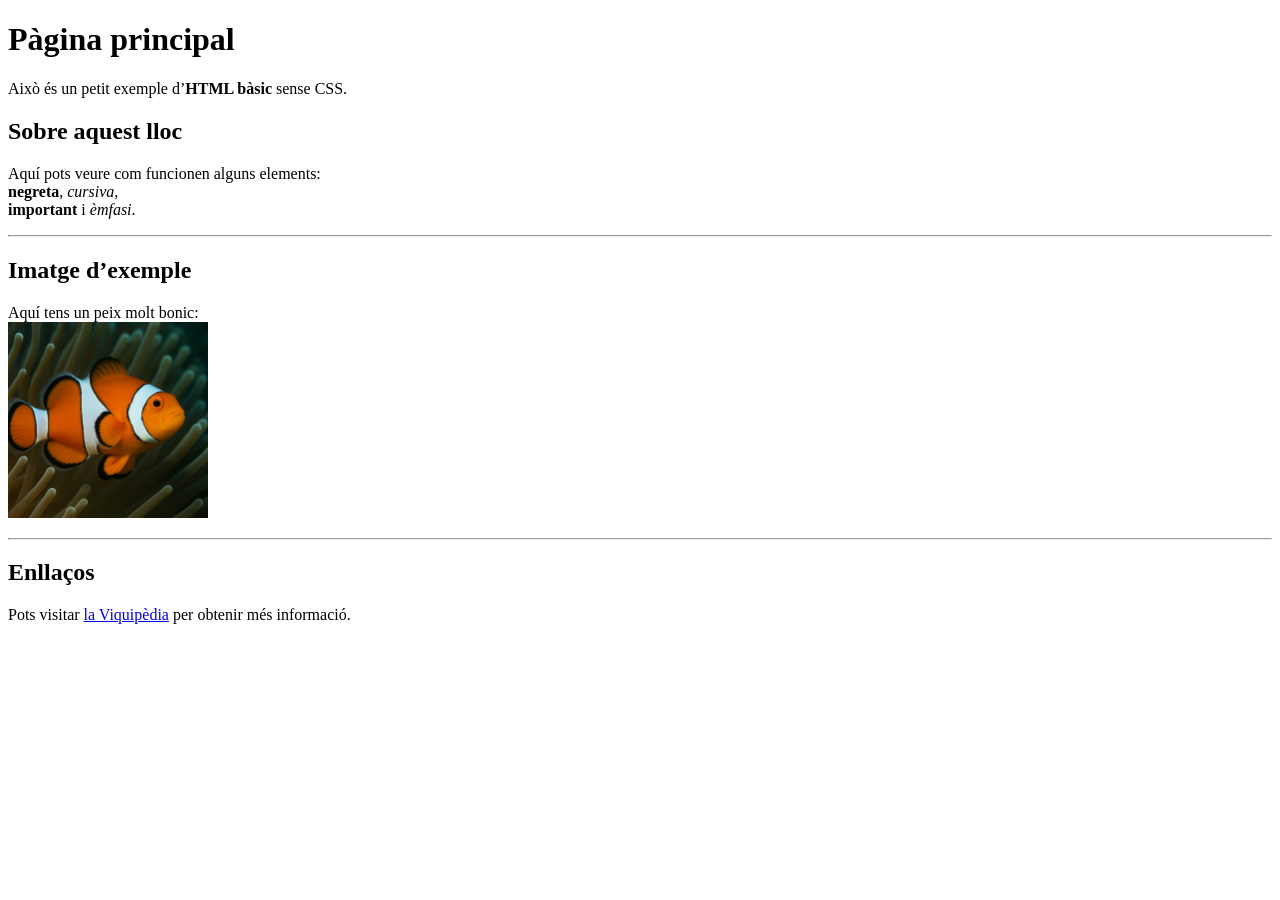
<file: 02-Web/exemple-001/index.html>
<!DOCTYPE html>
<html xmlns="http://www.w3.org/1999/xhtml">
   <head>
       <meta charset="UTF-8">
       <title>Principal</title>
   </head>
   <body>
       <!-- Contenidor general -->
       <div>
           <h1>Pàgina principal</h1>
           <p>Això és un petit exemple d’<strong>HTML bàsic</strong> sense CSS.</p>
       </div>

       <!-- Secció amb subtítol -->
       <div>
           <h2>Sobre aquest lloc</h2>
           <p>
               Aquí pots veure com funcionen alguns elements:
               <br/><b>negreta</b>, <i>cursiva</i>, <br/><strong>important</strong> i <em>èmfasi</em>.
           </p>
       </div>
       <hr/>
       <!-- Secció amb imatge -->
       <div>
           <h2>Imatge d’exemple</h2>
           <p>
               Aquí tens un peix molt bonic:
               <br>
               <img src="./peix.png" alt="Un peix de colors" width="200">
           </p>
       </div>
       <hr/>
       <!-- Secció amb enllaç -->
       <div>
           <h2>Enllaços</h2>
           <p>
               Pots visitar 
               <a href="https://ca.wikipedia.org/wiki/Peixos">la Viquipèdia</a> 
               per obtenir més informació.
           </p>
       </div>
   </body>
</html>
</file>
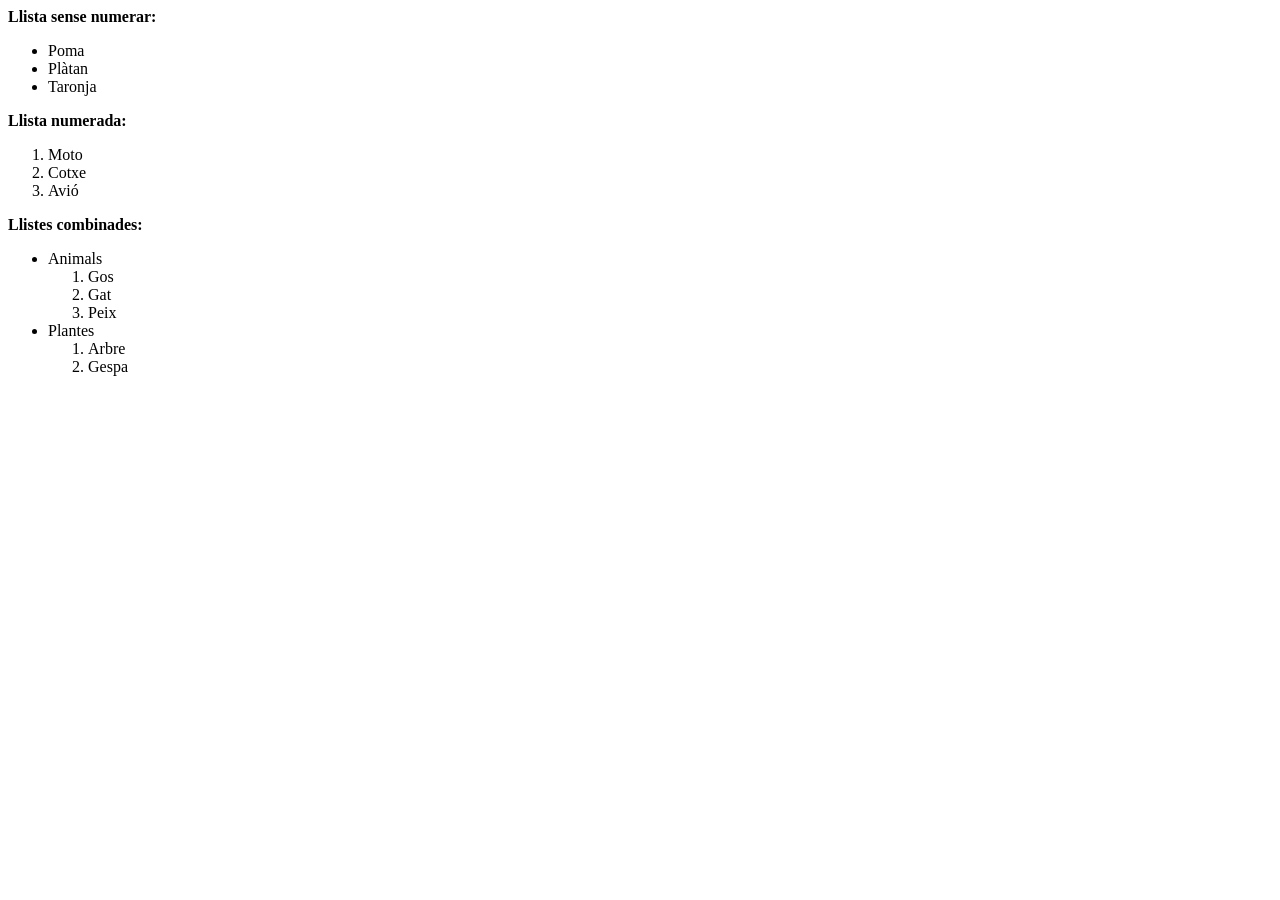
<file: 02-Web/exemple-002/index.html>
<!DOCTYPE html>
<html xmlns="http://www.w3.org/1999/xhtml">
   <head>
       <meta charset="UTF-8">
       <title>Principal</title>
   </head>
   <body>
    <b>Llista sense numerar:</b>
    <ul>
        <li>Poma</li>
        <li>Plàtan</li>
        <li>Taronja</li>
    </ul>
    <b>Llista numerada:</b>
    <ol>
        <li>Moto</li>
        <li>Cotxe</li>
        <li>Avió</li>
    </ol>
    <b>Llistes combinades:</b>
    <ul>
        <li>Animals
            <ol>
                <li>Gos</li>
                <li>Gat</li>
                <li>Peix</li>
            </ol>
        </li>
        <li>Plantes
            <ol>
                <li>Arbre</li>
                <li>Gespa</li>
            </ol>
        </li>
    </ul>
   </body>
</html>
</file>
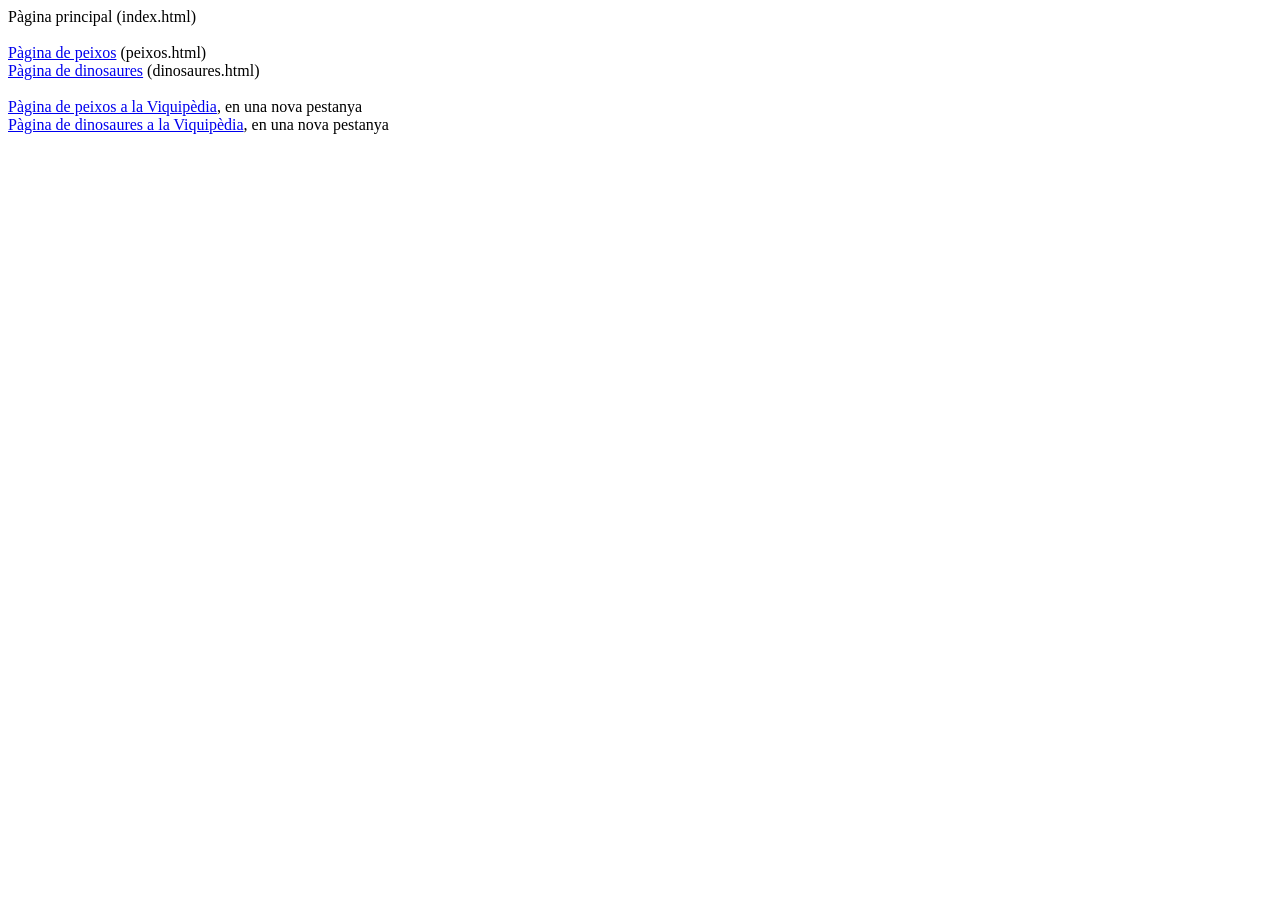
<file: 02-Web/exemple-003/index.html>
<!DOCTYPE html>
<html xmlns="http://www.w3.org/1999/xhtml">
   <head>
       <meta charset="UTF-8">
       <title>Exemple enllaços</title>
   </head>
   <body>
        Pàgina principal (index.html)
        <br/><br/>
        <a href="peixos.html" target="_self">Pàgina de peixos</a> (peixos.html)
        <br/>
        <a href="dinosaures.html" target="_self">Pàgina de dinosaures</a> (dinosaures.html)
        <br/><br/>
        <a href="https://ca.wikipedia.org/wiki/Peixos" target="_blank">Pàgina de peixos a la Viquipèdia</a>, en una nova pestanya
        <br/>
        <a href="https://ca.wikipedia.org/wiki/Dinosaures" target="_blank">Pàgina de dinosaures a la Viquipèdia</a>, en una nova pestanya  
   </body>
</html>
</file>
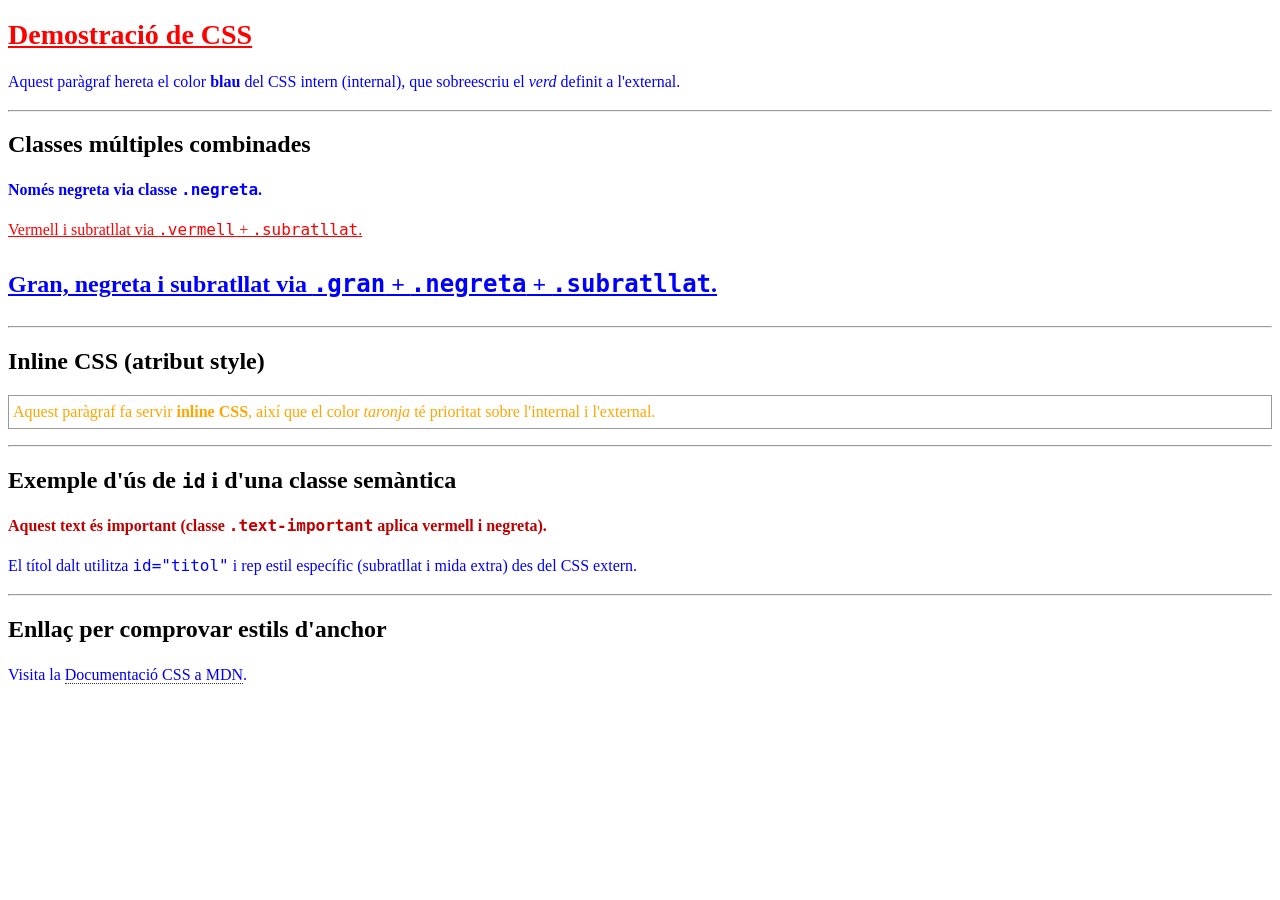
<file: 02-Web/exemple-005/index.html>
<!DOCTYPE html>
<html xmlns="http://www.w3.org/1999/xhtml">
  <head>
    <meta charset="UTF-8">
    <title>Demostració CSS: inline, internal, external</title>

    <!-- 1) EXTERNAL CSS -->
    <!-- Carrega d'estils comuns des d'un fitxer extern -->
    <link rel="stylesheet" href="estils.css">

    <!-- 2) INTERNAL CSS -->
    <!-- Estils específics d'aquesta pàgina. Aquests sobreescriuen l'external si tenen la mateixa especificitat. -->
    <style>
      /* Selector per etiqueta: afectarà tots els <p> d'aquest document,
         i sobreescriurà el color definit a estils.css per a <p> */
      p {
        color: blue;
        line-height: 1.5;
      }

      /* Un exemple addicional per diferenciar seccions */
      div.seccio {
        margin-bottom: 16px;
      }
    </style>
  </head>
  <body>
    <div class="seccio">
      <h1 id="titol" class="vermell gran">Demostració de CSS</h1>
      <p>Aquest paràgraf hereta el color <strong>blau</strong> del CSS intern (internal), que sobreescriu el <em>verd</em> definit a l'external.</p>
    </div>

    <hr/>

    <div class="seccio">
      <h2>Classes múltiples combinades</h2>
      <p class="negreta">Només negreta via classe <code>.negreta</code>.</p>
      <p class="vermell subratllat">Vermell i subratllat via <code>.vermell</code> + <code>.subratllat</code>.</p>
      <p class="gran negreta subratllat">Gran, negreta i subratllat via <code>.gran</code> + <code>.negreta</code> + <code>.subratllat</code>.</p>
    </div>

    <hr/>

    <div class="seccio">
      <h2>Inline CSS (atribut style)</h2>
      <p style="color: orange; border: 1px solid #999; padding: 4px;">
        Aquest paràgraf fa servir <strong>inline CSS</strong>, així que el color <em>taronja</em> té prioritat sobre l'internal i l'external.
      </p>
    </div>

    <hr/>

    <div class="seccio">
      <h2>Exemple d'ús de <code>id</code> i d'una classe semàntica</h2>
      <p class="text-important">Aquest text és important (classe <code>.text-important</code> aplica vermell i negreta).</p>
      <p>El títol dalt utilitza <code>id="titol"</code> i rep estil específic (subratllat i mida extra) des del CSS extern.</p>
    </div>

    <hr/>

    <div class="seccio">
      <h2>Enllaç per comprovar estils d'anchor</h2>
      <p>
        Visita la <a href="https://developer.mozilla.org/en-US/docs/Web/CSS#reference" target="_blank">Documentació CSS a MDN</a>.
      </p>
    </div>
  </body>
</html>
</file>
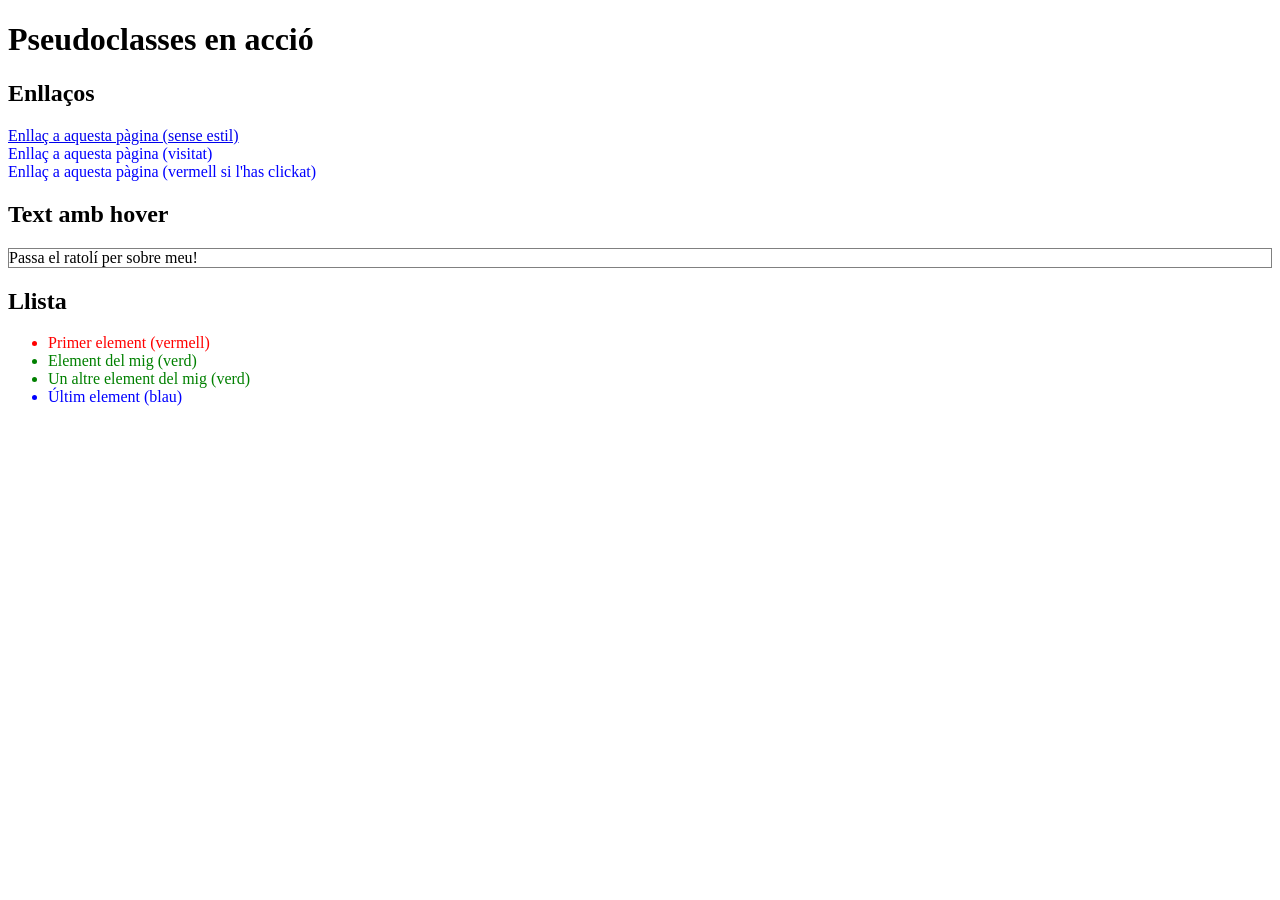
<file: 02-Web/exemple-006/index.html>
<!DOCTYPE html>
<html xmlns="http://www.w3.org/1999/xhtml">
  <head>
    <meta charset="UTF-8">
    <title>Principal</title>
    <style>
      /* Enllaços */
      .enllac {
        color: blue;
        text-decoration: none;
      }
      .enllac:visited {
        color: red; /* Es veu diferent si ja has visitat l'enllaç */
      }

      /* Text amb hover */
      .hover-text {
        border: solid 1px gray;
        color: black;
      }
      .hover-text:hover {
        border: solid 1px blue;
        color: orange;
        cursor: pointer;
      }

      /* Llista amb pseudoclasses */
      ul li:first-child {
        color: red; /* Primer element */
      }
      ul li:last-child {
        color: blue; /* Últim element */
      }
      ul li:nth-child(n+2):not(:last-child) {
        color: green; /* Els del mig */
      }
    </style>
  </head>
  <body>
    <h1>Pseudoclasses en acció</h1>

    <h2>Enllaços</h2>
    <p>
      <a href="index.html">Enllaç a aquesta pàgina (sense estil)</a><br/>
      <a class="enllac" href="index.html">Enllaç a aquesta pàgina (visitat)</a><br/>
      <a class="enllac" href="index.html#posicio">Enllaç a aquesta pàgina (vermell si l'has clickat)</a>
    </p>

    <h2>Text amb hover</h2>
    <p class="hover-text">Passa el ratolí per sobre meu!</p>

    <h2>Llista</h2>
    <ul>
      <li>Primer element (vermell)</li>
      <li>Element del mig (verd)</li>
      <li>Un altre element del mig (verd)</li>
      <li>Últim element (blau)</li>
    </ul>
  </body>
</html>
</file>
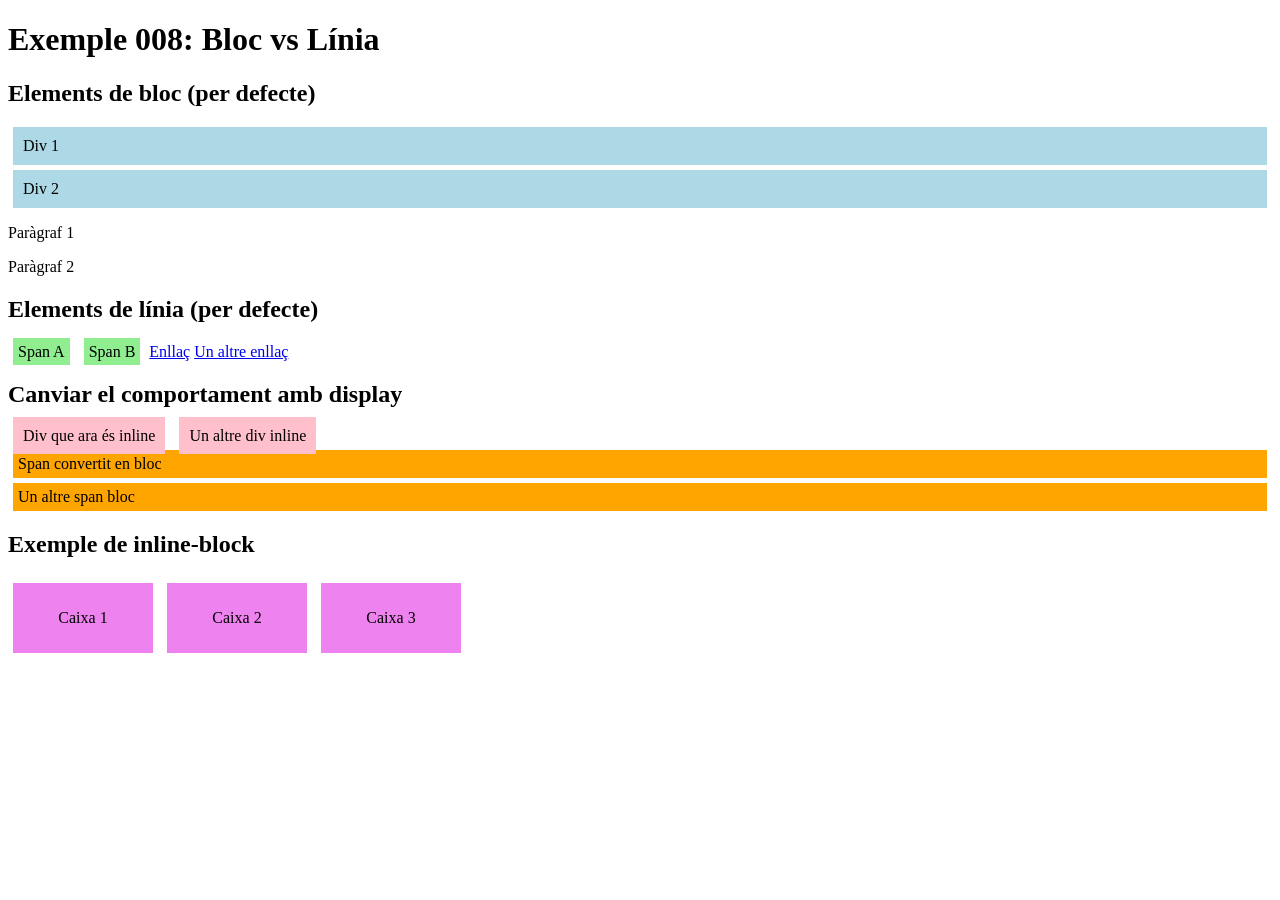
<file: 02-Web/exemple-008/index.html>
<!DOCTYPE html>
<html xmlns="http://www.w3.org/1999/xhtml">
   <head>
       <meta charset="UTF-8">
       <title>Exemple 008</title>
       <style>
           /* Bloc per defecte: ocupa tota l'amplada */
           div {
               background-color: lightblue;
               margin: 5px;
               padding: 10px;
           }

           /* Línia per defecte: només ocupa el contingut */
           span {
               background-color: lightgreen;
               margin: 5px;
               padding: 5px;
           }

           /* Canviem un bloc perquè es comporti com a línia */
           .bloc-inline {
               display: inline;
               background-color: pink;
           }

           /* Canviem un element de línia perquè es comporti com a bloc */
           .linia-bloc {
               display: block;
               background-color: orange;
           }

           /* Exemple de inline-block: es posen en línia però amb mida pròpia */
           .inline-bloc {
               display: inline-block;
               width: 120px;
               height: 50px;
               background-color: violet;
               margin: 5px;
               text-align: center;
               line-height: 50px;
           }
       </style>
   </head>
   <body>
       <h1>Exemple 008: Bloc vs Línia</h1>

       <h2>Elements de bloc (per defecte)</h2>
       <div>Div 1</div>
       <div>Div 2</div>
       <p>Paràgraf 1</p>
       <p>Paràgraf 2</p>

       <h2>Elements de línia (per defecte)</h2>
       <span>Span A</span>
       <span>Span B</span>
       <a href="#">Enllaç</a>
       <a href="#">Un altre enllaç</a>

       <h2>Canviar el comportament amb display</h2>
       <div class="bloc-inline">Div que ara és inline</div>
       <div class="bloc-inline">Un altre div inline</div>

       <span class="linia-bloc">Span convertit en bloc</span>
       <span class="linia-bloc">Un altre span bloc</span>

       <h2>Exemple de inline-block</h2>
       <div class="inline-bloc">Caixa 1</div>
       <div class="inline-bloc">Caixa 2</div>
       <div class="inline-bloc">Caixa 3</div>
   </body>
</html>
</file>
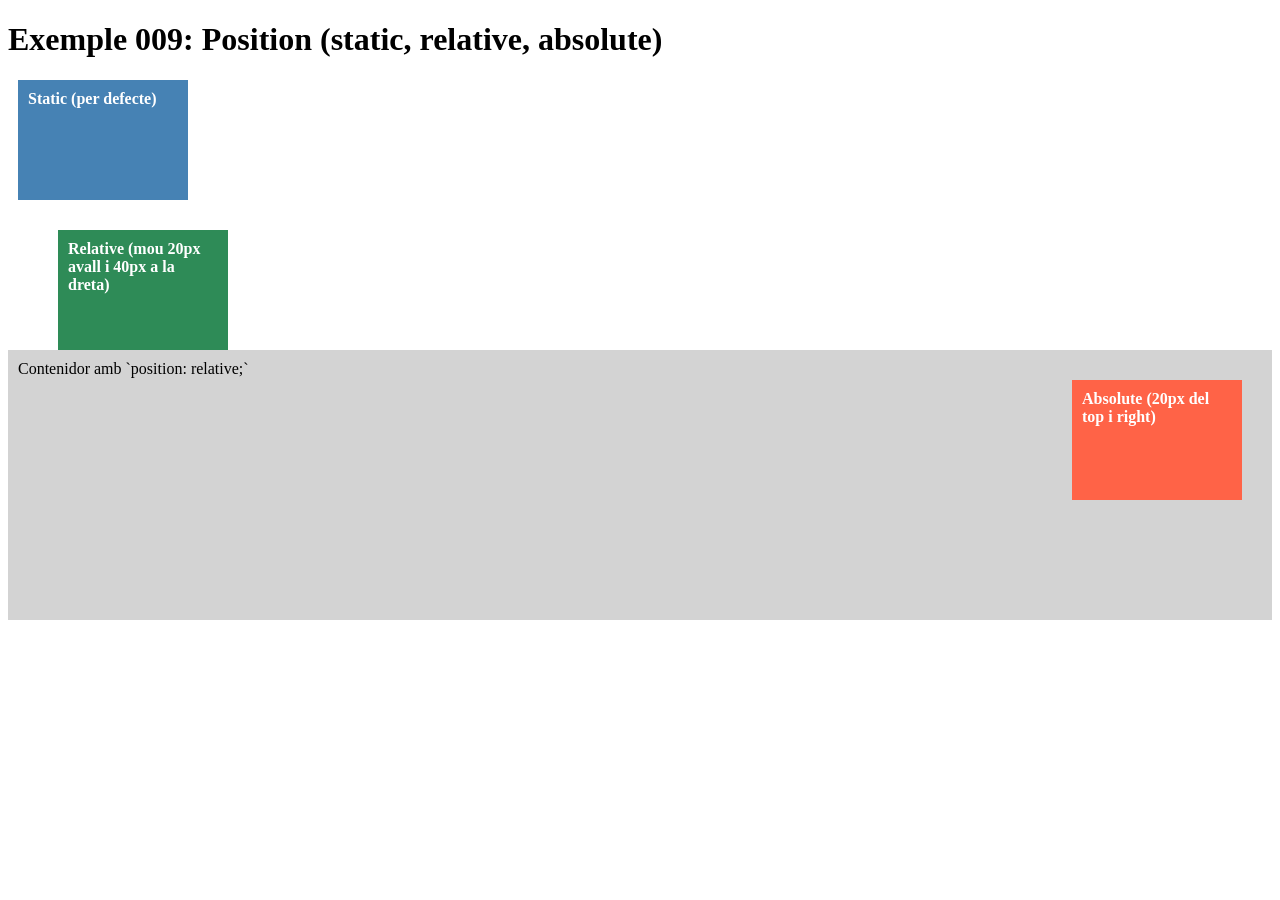
<file: 02-Web/exemple-009/index.html>
<!DOCTYPE html>
<html xmlns="http://www.w3.org/1999/xhtml">
<head>
    <meta charset="UTF-8">
    <title>Exemple 009</title>
    <style>
        body {
            height: 600px; /* només per veure l'espai */
        }

        .caixa {
            width: 150px;
            height: 100px;
            margin: 10px;
            padding: 10px;
            color: white;
            font-weight: bold;
        }

        /* Position: static (per defecte) */
        .static {
            background-color: steelblue;
            position: static;
        }

        /* Position: relative (mou la caixa respecte posició original) */
        .relative {
            background-color: seagreen;
            position: relative;
            top: 20px;
            left: 40px;
        }

        /* Position: absolute (respecte al contenidor posicionat) */
        .contenidor {
            position: relative; /* el punt de referència pels absoluts */
            background-color: lightgray;
            height: 250px;
            margin-top: 20px;
            padding: 10px;
        }

        .absolute {
            background-color: tomato;
            position: absolute;
            top: 20px;
            right: 20px;
        }
    </style>
</head>
<body>
    <h1>Exemple 009: Position (static, relative, absolute)</h1>

    <div class="caixa static">Static (per defecte)</div>
    <div class="caixa relative">Relative (mou 20px avall i 40px a la dreta)</div>

    <div class="contenidor">
        Contenidor amb `position: relative;`
        <div class="caixa absolute">Absolute (20px del top i right)</div>
    </div>
</body>
</html>
</file>
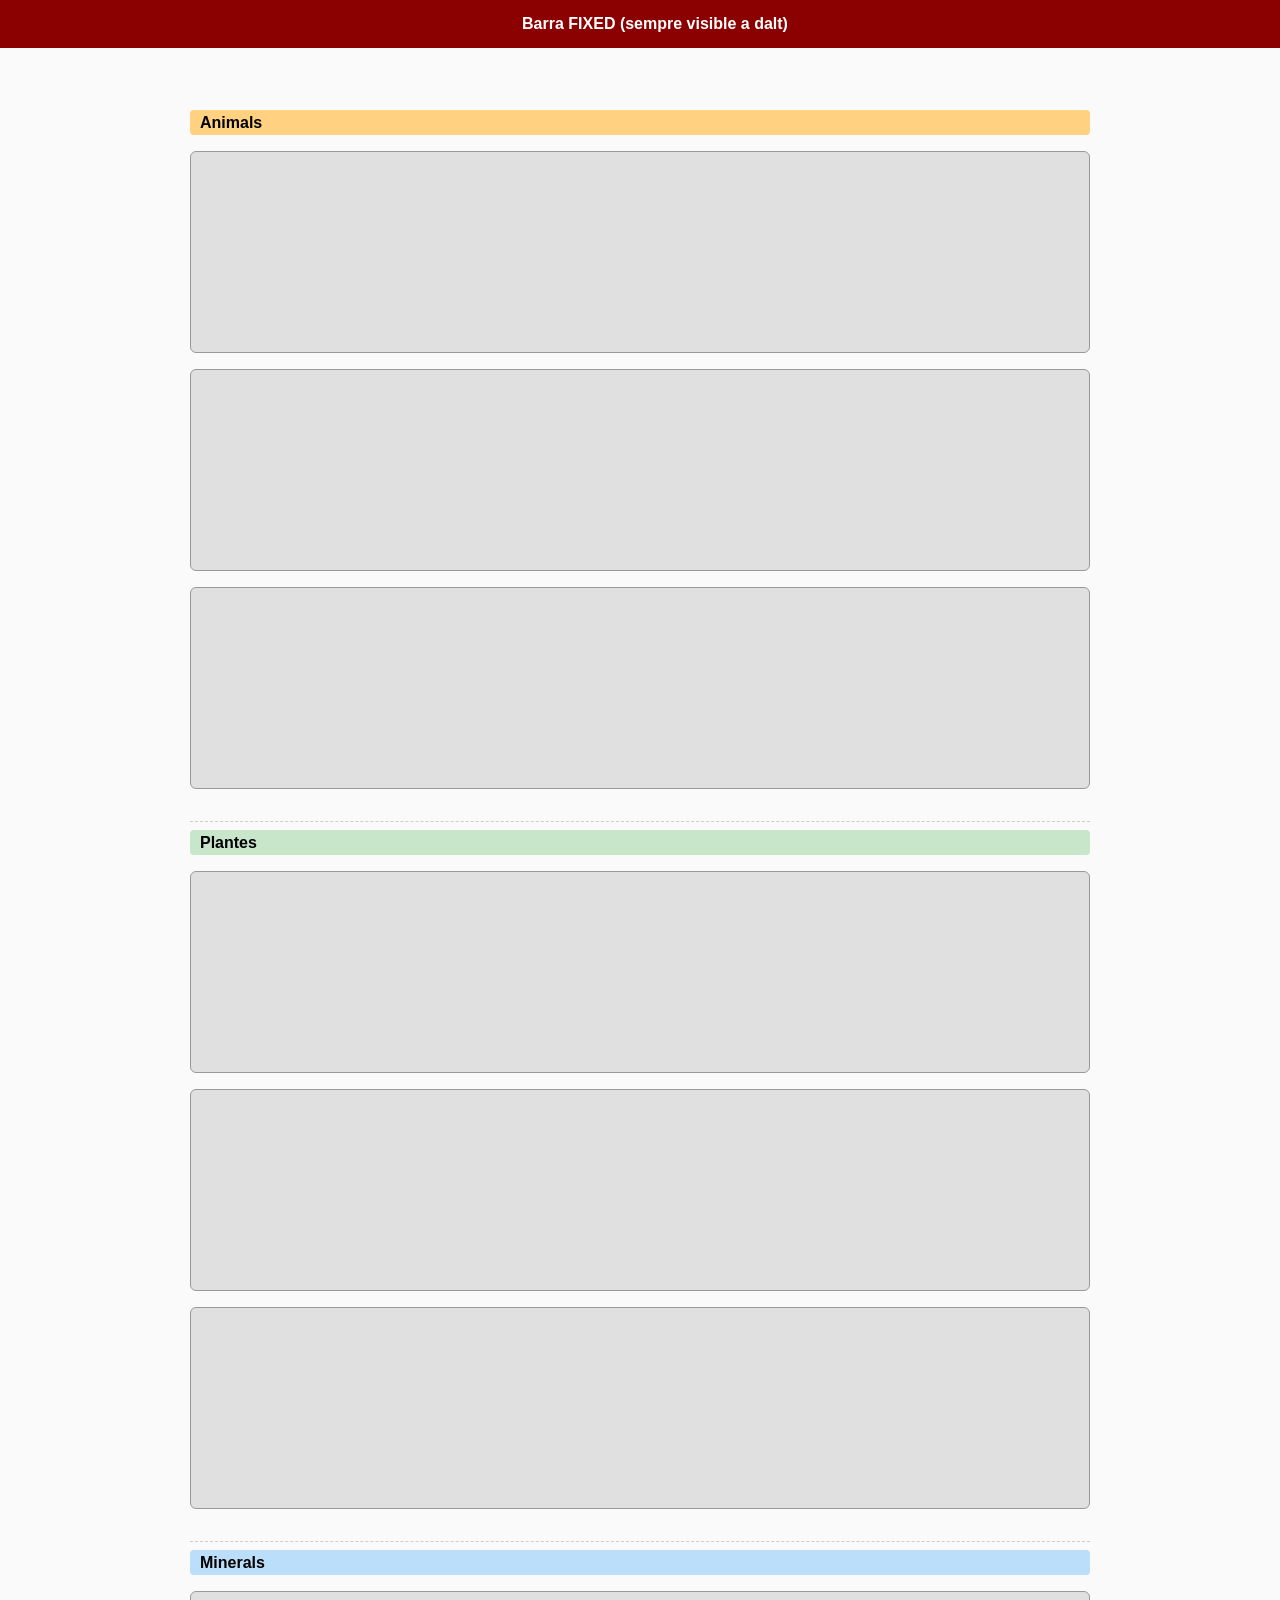
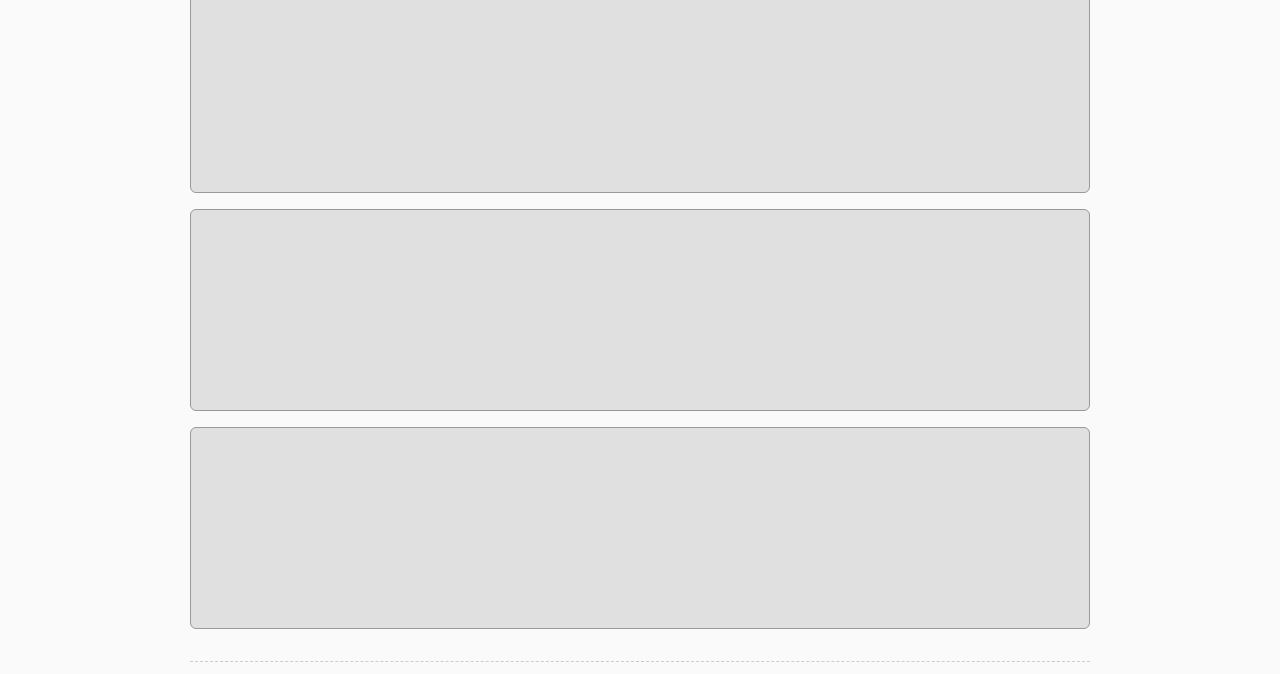
<file: 02-Web/exemple-010/index.html>
<!DOCTYPE html>
<html xmlns="http://www.w3.org/1999/xhtml">
<head>
  <meta charset="UTF-8">
  <title>Exemple 010 — Sticky múltiples</title>
  <style>
    :root{
      /* Alçada aproximada de separació perquè els sticky passin per sota la barra fixed */
      --sticky-offset: 60px; 
    }

    body {
      margin: 0;
      font-family: sans-serif;
      background: #fafafa;
    }

    /* Barra fixa superior */
    .barra-fixed {
      position: fixed;
      top: 0; left: 0;
      width: 100%;
      padding: 15px;
      background-color: darkred;
      color: white;
      font-weight: bold;
      text-align: center;
      z-index: 1000;
    }

    /* Contenidor general: marge superior per no quedar tapat per la barra fixed */
    .contenidor {
      margin-top: 90px;
      padding: 12px;
      max-width: 900px;
      margin-inline: auto;
    }

    /* Caixes de contingut buides (només per fer scroll i veure el comportament) */
    .caixa {
      height: 200px;
      margin: 16px 0;
      background-color: #e0e0e0;
      border: 1px solid #999;
      border-radius: 6px;
    }

    /* Capçaleres sticky de secció */
    .sticky-sep {
      position: sticky;
      top: var(--sticky-offset);
      height: 25px;               /* demanat: alt de 25px */
      line-height: 25px;          /* centra el text verticalment */
      padding: 0 10px;
      font-weight: bold;
      border-radius: 4px;
      z-index: 5;                 /* per sobre de les caixes */
    }

    /* Colors per secció (només decoratiu) */
    .animals  { background-color: #ffd180; } /* taronja suau */
    .plantes  { background-color: #c8e6c9; } /* verd suau */
    .minerals { background-color: #bbdefb; } /* blau suau */

    /* Opcional: separació visual entre seccions */
    .seccio {
      padding-block: 8px 16px;
      border-bottom: 1px dashed #ccc;
    }
  </style>
</head>
<body>
  <div class="barra-fixed">Barra FIXED (sempre visible a dalt)</div>

  <div class="contenidor">
    <!-- Secció: Animals -->
    <section class="seccio">
      <div class="sticky-sep animals">Animals</div>
      <div class="caixa"></div>
      <div class="caixa"></div>
      <div class="caixa"></div>
    </section>

    <!-- Secció: Plantes -->
    <section class="seccio">
      <div class="sticky-sep plantes">Plantes</div>
      <div class="caixa"></div>
      <div class="caixa"></div>
      <div class="caixa"></div>
    </section>

    <!-- Secció: Minerals -->
    <section class="seccio">
      <div class="sticky-sep minerals">Minerals</div>
      <div class="caixa"></div>
      <div class="caixa"></div>
      <div class="caixa"></div>
    </section>
  </div>
</body>
</html>
</file>
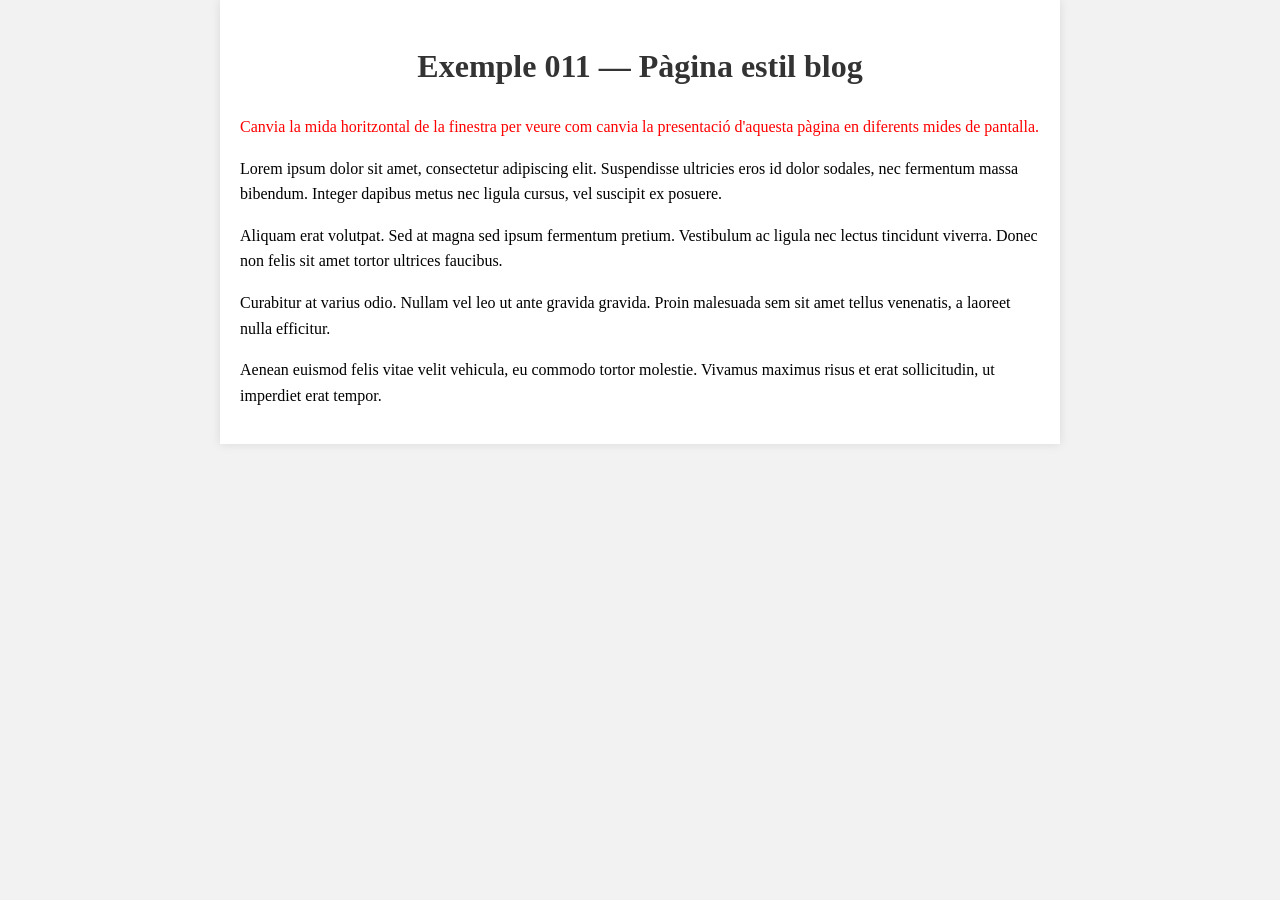
<file: 02-Web/exemple-011/index.html>
<!DOCTYPE html>
<html xmlns="http://www.w3.org/1999/xhtml">
<head>
  <meta charset="UTF-8">
  <title>Exemple 011 — Blog centrat</title>
  <style>
    body {
      font-family: Georgia, serif;
      line-height: 1.6;
      margin: 0;
      background-color: #f2f2f2;
    }

    /* Contenidor estil blog */
    .contenidor {
      max-width: 800px;     /* amplada màxima */
      margin: auto;         /* centra horitzontalment */
      background: white;
      padding: 20px;
      box-shadow: 0 0 10px rgba(0,0,0,0.1);
    }

    h1 {
      text-align: center;
      color: #333;
    }

    p {
      margin-bottom: 16px;
    }

    .explica {
      color: red;
    }
  </style>
</head>
<body>
  <div class="contenidor">
    <h1>Exemple 011 — Pàgina estil blog</h1>
    <p class="explica">
      Canvia la mida horitzontal de la finestra per veure com canvia la presentació d'aquesta pàgina en diferents mides de pantalla.
    </p>
    <p>
      Lorem ipsum dolor sit amet, consectetur adipiscing elit. 
      Suspendisse ultricies eros id dolor sodales, nec fermentum massa bibendum. 
      Integer dapibus metus nec ligula cursus, vel suscipit ex posuere.
    </p>
    <p>
      Aliquam erat volutpat. Sed at magna sed ipsum fermentum pretium. 
      Vestibulum ac ligula nec lectus tincidunt viverra. Donec non felis sit amet tortor ultrices faucibus.
    </p>
    <p>
      Curabitur at varius odio. Nullam vel leo ut ante gravida gravida. 
      Proin malesuada sem sit amet tellus venenatis, a laoreet nulla efficitur.
    </p>
    <p>
      Aenean euismod felis vitae velit vehicula, eu commodo tortor molestie. 
      Vivamus maximus risus et erat sollicitudin, ut imperdiet erat tempor.
    </p>
  </div>
</body>
</html>
</file>
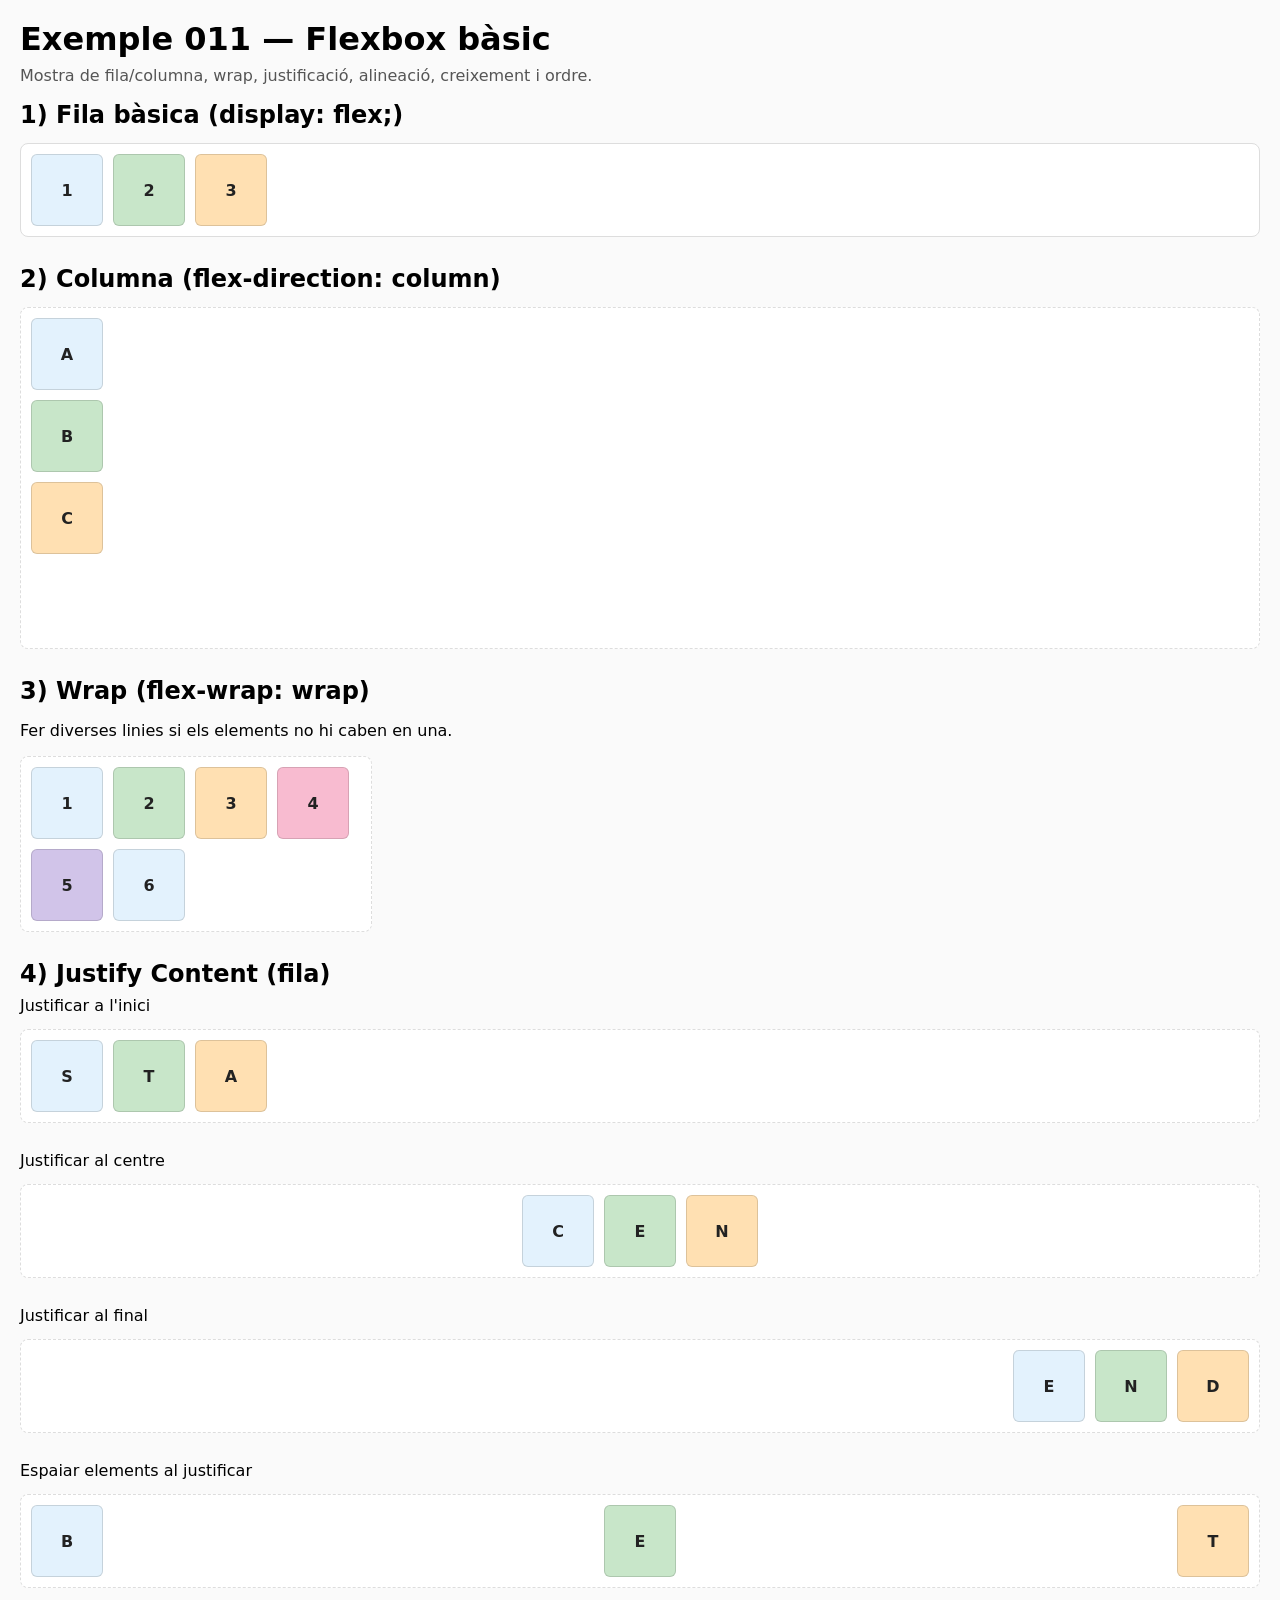
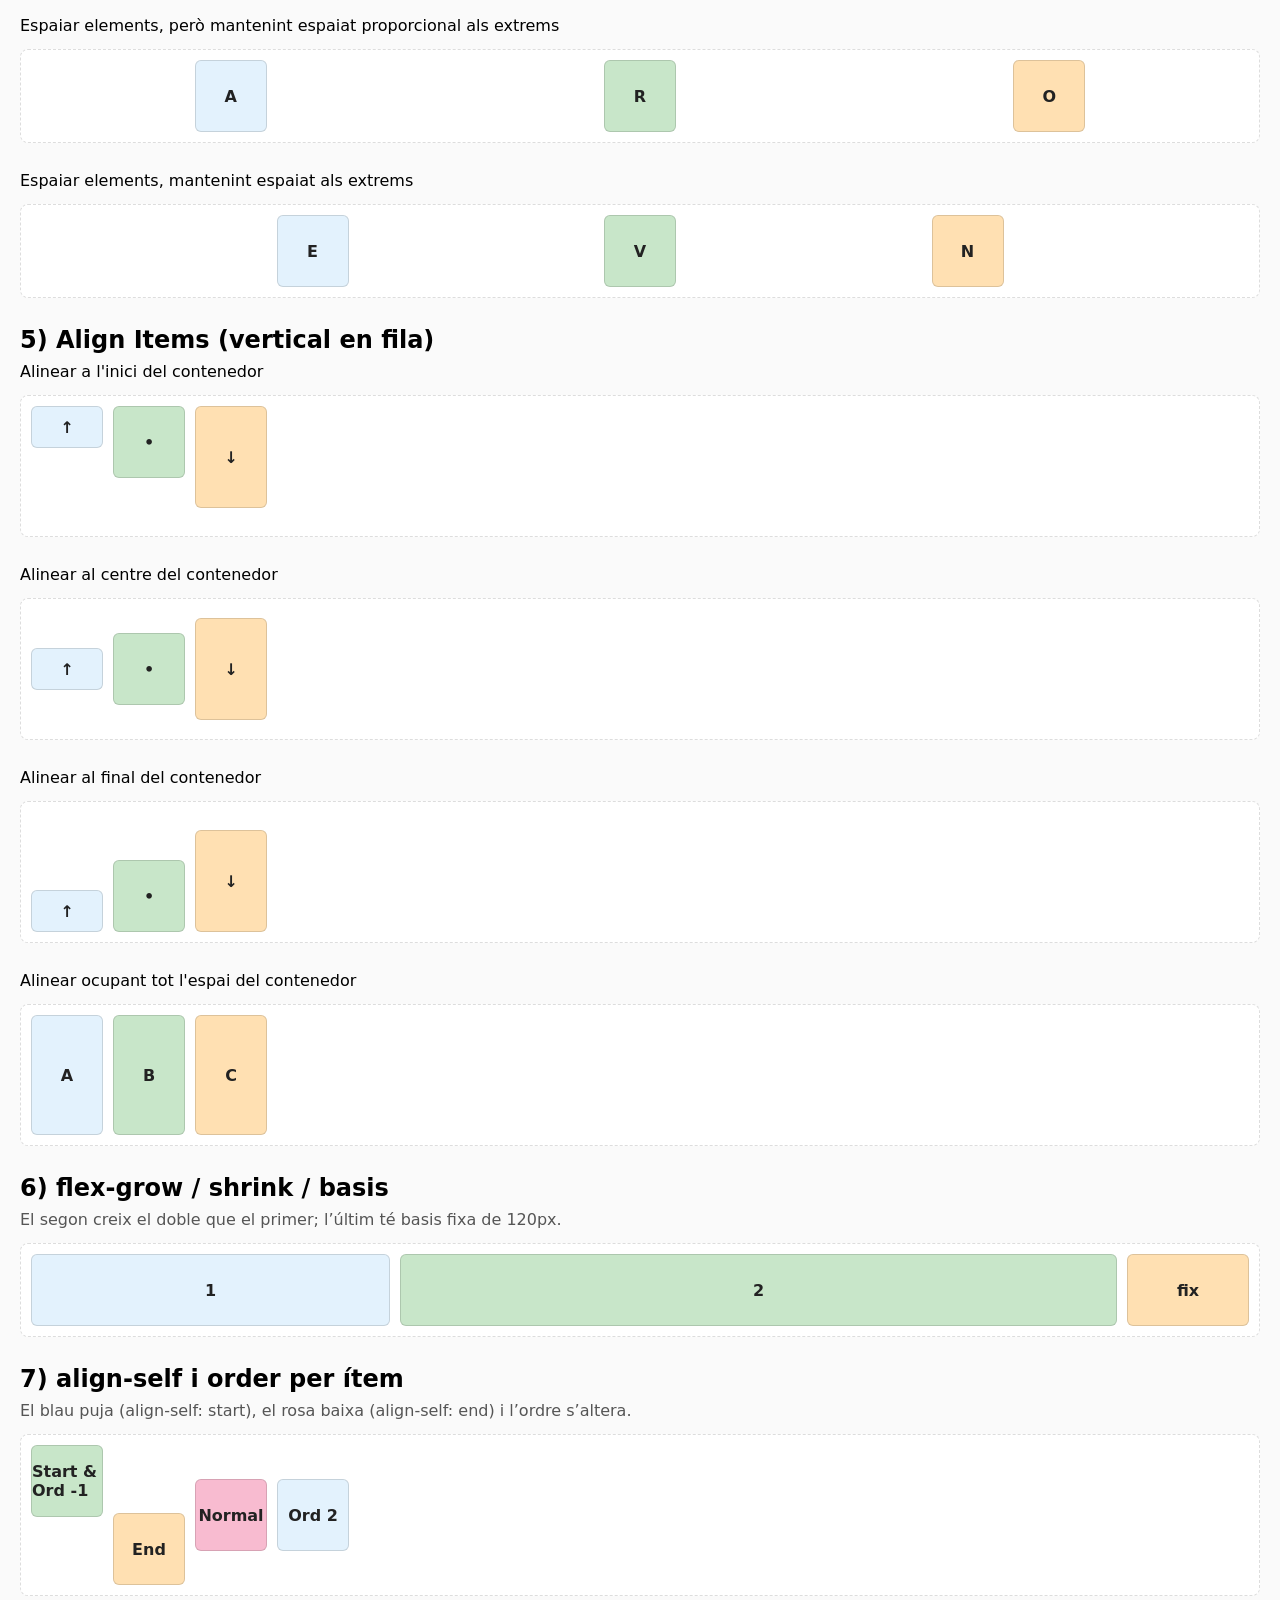
<file: 02-Web/exemple-012/index.html>
<!DOCTYPE html>
<html xmlns="http://www.w3.org/1999/xhtml">
<head>
  <meta charset="UTF-8">
  <title>Exemple 011 — Flexbox bàsic</title>
  <style>
    :root { --box: 70px; }

    body {
      font-family: system-ui, sans-serif;
      margin: 20px;
      background: #fafafa;
    }
    h1, h2 { margin: 16px 0 8px; }
    .nota { color: #555; margin: 0 0 12px; }

    /* Estil general de contenidors de prova */
    .demo {
      border: 1px solid #ddd;
      border-radius: 8px;
      background: white;
      padding: 10px;
      margin: 14px 0 28px;
    }

    /* CAIXES (items) de mostra */
    .item {
      width: var(--box);
      height: var(--box);
      border-radius: 6px;
      color: #222;
      font-weight: 700;
      display: flex;
      align-items: center;
      justify-content: center;
      border: 1px solid #00000022;
      background: #e3f2fd; /* blau suau */
    }
    .item:nth-child(2) { background: #c8e6c9; } /* verd suau */
    .item:nth-child(3) { background: #ffe0b2; } /* taronja suau */
    .item:nth-child(4) { background: #f8bbd0; } /* rosa suau */
    .item:nth-child(5) { background: #d1c4e9; } /* lila suau */

    /* 1) Contenidor flex — fila per defecte */
    .flex-row {
      display: flex;          /* Activa Flexbox */
      gap: 10px;              /* espai entre items */
      /* flex-direction: row; per defecte */
    }

    /* 2) Direcció columna */
    .flex-col {
      display: flex;
      flex-direction: column; /* col·loca els ítems en columna */
      gap: 10px;
      height: calc(var(--box) * 4 + 40px); /* alçada per veure l'alineació vertical */
      border: 1px dashed #ddd;
      padding: 10px;
    }

    /* 3) Wrap (retorn de línia) */
    .flex-wrap {
      display: flex;
      flex-wrap: wrap;        /* permet saltar de línia */
      gap: 10px;
      border: 1px dashed #ddd;
      padding: 10px;
      width: 330px;           /* ample reduït per forçar el wrap */
    }

    /* 4) Justificació al llarg de l'eix principal (row) */
    .jc { display: flex; gap: 10px; border: 1px dashed #ddd; padding: 10px; }
    .jc.start        { justify-content: flex-start; }
    .jc.center       { justify-content: center; }
    .jc.end          { justify-content: flex-end; }
    .jc.between      { justify-content: space-between; }
    .jc.around       { justify-content: space-around; }
    .jc.evenly       { justify-content: space-evenly; }

    /* 5) Alineació transversal (eix secundari) en fila → vertical */
    .ai {
      display: flex;
      gap: 10px;
      border: 1px dashed #ddd;
      padding: 10px;
      height: 120px; /* alçada per veure diferències d'alineació */
    }
    .ai.start   { align-items: flex-start; }
    .ai.center  { align-items: center; }
    .ai.end     { align-items: flex-end; }
    .ai.stretch { align-items: stretch; }
    .ai.stretch .item { height: auto; padding: 6px 0; } /* estira verticalment */

    /* 6) flex-grow / shrink / basis */
    .grow {
      display: flex;
      gap: 10px;
      border: 1px dashed #ddd;
      padding: 10px;
    }
    .g1  { flex: 1 1 0; }     /* creix 1 part */
    .g2  { flex: 2 1 0; }     /* creix 2 parts → el doble que g1 */
    .fix { flex: 0 0 120px; } /* mida "fixa" via basis i sense creixement */

    /* 7) align-self i order per ítems individuals */
    .self {
      display: flex;
      align-items: center;     /* alineació base */
      gap: 10px;
      border: 1px dashed #ddd;
      padding: 10px;
      height: 140px;
    }
    .self .a-start  { align-self: flex-start; } /* sobreescriu l'alineació del contenidor */
    .self .a-end    { align-self: flex-end;   }
    .self .ord-1    { order: 1; }
    .self .ord-2    { order: 2; }
    .self .ord--1   { order: -1; }            /* va abans dels altres */
  </style>
</head>
<body>
  <h1>Exemple 011 — Flexbox bàsic</h1>
  <p class="nota">Mostra de fila/columna, wrap, justificació, alineació, creixement i ordre.</p>

  <h2>1) Fila bàsica (display: flex;)</h2>
  <div class="demo flex-row">
    <div class="item">1</div>
    <div class="item">2</div>
    <div class="item">3</div>
  </div>

  <h2>2) Columna (flex-direction: column)</h2>
  <div class="demo flex-col">
    <div class="item">A</div>
    <div class="item">B</div>
    <div class="item">C</div>
  </div>

  <h2>3) Wrap (flex-wrap: wrap)</h2>
  <p>Fer diverses linies si els elements no hi caben en una.</p>
  <div class="demo flex-wrap">
    <div class="item">1</div><div class="item">2</div><div class="item">3</div>
    <div class="item">4</div><div class="item">5</div><div class="item">6</div>
  </div>

  <h2>4) Justify Content (fila)</h2>
  Justificar a l'inici
  <div class="demo jc start">
    <div class="item">S</div><div class="item">T</div><div class="item">A</div>
  </div>
  Justificar al centre
  <div class="demo jc center">
    <div class="item">C</div><div class="item">E</div><div class="item">N</div>
  </div>
  Justificar al final
  <div class="demo jc end">
    <div class="item">E</div><div class="item">N</div><div class="item">D</div>
  </div>
  Espaiar elements al justificar
  <div class="demo jc between">
    <div class="item">B</div><div class="item">E</div><div class="item">T</div>
  </div>
  Espaiar elements, però mantenint espaiat proporcional als extrems
  <div class="demo jc around">
    <div class="item">A</div><div class="item">R</div><div class="item">O</div>
  </div>
  Espaiar elements, mantenint espaiat als extrems
  <div class="demo jc evenly">
    <div class="item">E</div><div class="item">V</div><div class="item">N</div>
  </div>

  <h2>5) Align Items (vertical en fila)</h2>
  Alinear a l'inici del contenedor
  <div class="demo ai start">
    <div class="item" style="height:40px;">↑</div>
    <div class="item">•</div>
    <div class="item" style="height:100px;">↓</div>
  </div>
  Alinear al centre del contenedor
  <div class="demo ai center">
    <div class="item" style="height:40px;">↑</div>
    <div class="item">•</div>
    <div class="item" style="height:100px;">↓</div>
  </div>
  Alinear al final del contenedor
  <div class="demo ai end">
    <div class="item" style="height:40px;">↑</div>
    <div class="item">•</div>
    <div class="item" style="height:100px;">↓</div>
  </div>
  Alinear ocupant tot l'espai del contenedor
  <div class="demo ai stretch">
    <div class="item">A</div>
    <div class="item">B</div>
    <div class="item">C</div>
  </div>

  <h2>6) flex-grow / shrink / basis</h2>
  <p class="nota">El segon creix el doble que el primer; l’últim té basis fixa de 120px.</p>
  <div class="demo grow">
    <div class="item g1">1</div>
    <div class="item g2">2</div>
    <div class="item fix">fix</div>
  </div>

  <h2>7) align-self i order per ítem</h2>
  <p class="nota">El blau puja (align-self: start), el rosa baixa (align-self: end) i l’ordre s’altera.</p>
  <div class="demo self">
    <div class="item ord-2">Ord 2</div>
    <div class="item a-start ord--1">Start & Ord -1</div>
    <div class="item a-end">End</div>
    <div class="item">Normal</div>
  </div>
</body>
</html>
</file>
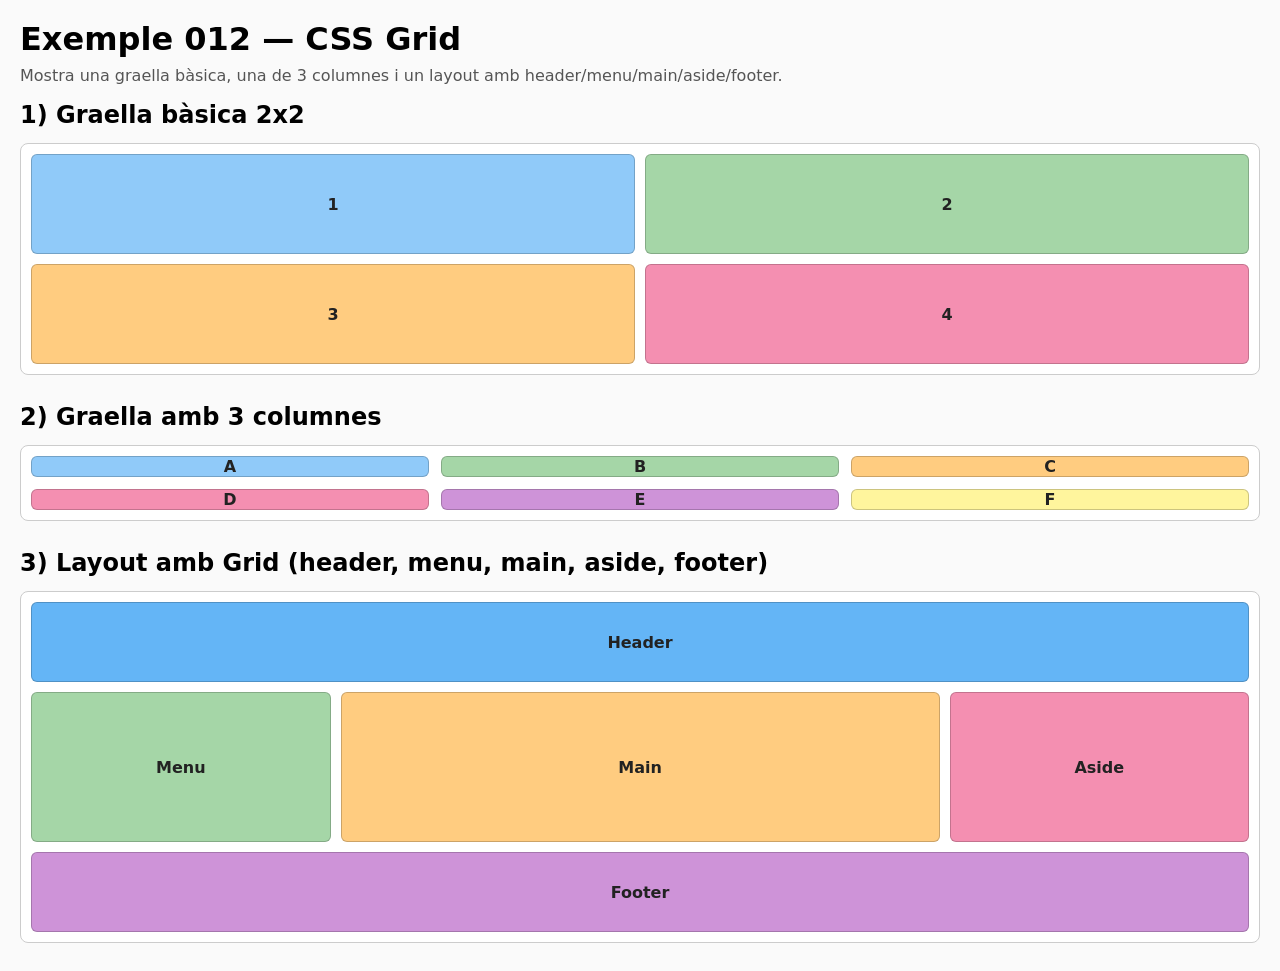
<file: 02-Web/exemple-013/index.html>
<!DOCTYPE html>
<html xmlns="http://www.w3.org/1999/xhtml">
<head>
  <meta charset="UTF-8">
  <title>Exemple 012 — CSS Grid</title>
  <style>
    body {
      font-family: system-ui, sans-serif;
      margin: 20px;
      background: #fafafa;
    }
    h1, h2 { margin: 16px 0 8px; }
    .nota { color: #555; margin: 0 0 12px; }

    /* Estil general per contenidors de demostració */
    .demo {
      border: 1px solid #ccc;
      border-radius: 8px;
      background: white;
      padding: 10px;
      margin: 14px 0 28px;
    }

    /* Estil per als items de la graella */
    .item {
      background: #90caf9;
      border: 1px solid #00000033;
      border-radius: 6px;
      display: flex;
      align-items: center;
      justify-content: center;
      font-weight: bold;
      color: #222;
    }
    .item:nth-child(2) { background: #a5d6a7; } /* verd suau */
    .item:nth-child(3) { background: #ffcc80; } /* taronja suau */
    .item:nth-child(4) { background: #f48fb1; } /* rosa suau */
    .item:nth-child(5) { background: #ce93d8; } /* lila suau */
    .item:nth-child(6) { background: #fff59d; } /* groc suau */

    /* 1) Graella bàsica 2x2 */
    .grid-basic {
      display: grid;
      grid-template-columns: 1fr 1fr;  /* dues columnes iguals */
      grid-template-rows: 100px 100px; /* dues files de 100px */
      gap: 10px;                       /* espai entre caixes */
    }

    /* 2) Graella amb més columnes */
    .grid-3col {
      display: grid;
      grid-template-columns: 1fr 1fr 1fr;
      gap: 12px;
    }

    /* 3) Posicionament manual d’items */
    .grid-areas {
      display: grid;
      grid-template-columns: 1fr 2fr 1fr;
      grid-template-rows: 80px 150px 80px;
      gap: 10px;
    }
    .header { grid-column: 1 / 4; background: #64b5f6; }
    .menu   { grid-column: 1 / 2; grid-row: 2; background: #81c784; }
    .main   { grid-column: 2 / 3; grid-row: 2; background: #ffb74d; }
    .aside  { grid-column: 3 / 4; grid-row: 2; background: #ba68c8; }
    .footer { grid-column: 1 / 4; grid-row: 3; background: #e57373; }
  </style>
</head>
<body>
  <h1>Exemple 012 — CSS Grid</h1>
  <p class="nota">Mostra una graella bàsica, una de 3 columnes i un layout amb header/menu/main/aside/footer.</p>

  <h2>1) Graella bàsica 2x2</h2>
  <div class="demo grid-basic">
    <div class="item">1</div>
    <div class="item">2</div>
    <div class="item">3</div>
    <div class="item">4</div>
  </div>

  <h2>2) Graella amb 3 columnes</h2>
  <div class="demo grid-3col">
    <div class="item">A</div>
    <div class="item">B</div>
    <div class="item">C</div>
    <div class="item">D</div>
    <div class="item">E</div>
    <div class="item">F</div>
  </div>

  <h2>3) Layout amb Grid (header, menu, main, aside, footer)</h2>
  <div class="demo grid-areas">
    <div class="item header">Header</div>
    <div class="item menu">Menu</div>
    <div class="item main">Main</div>
    <div class="item aside">Aside</div>
    <div class="item footer">Footer</div>
  </div>
</body>
</html>
</file>
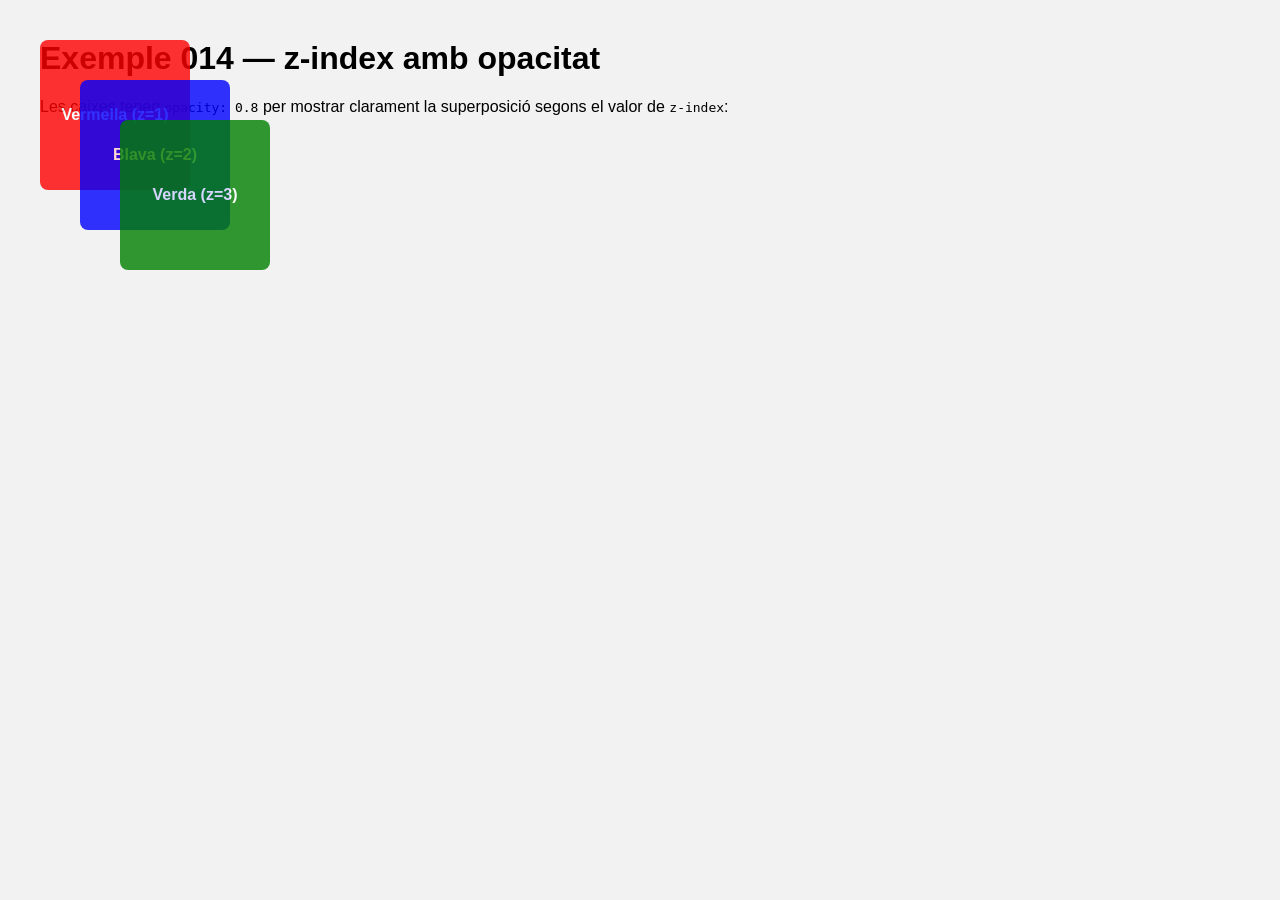
<file: 02-Web/exemple-014/index.html>
<!DOCTYPE html>
<html xmlns="http://www.w3.org/1999/xhtml">
   <head>
       <meta charset="UTF-8">
       <title>Exemple 014 — z-index amb opacitat</title>
       <style>
           body {
               font-family: sans-serif;
               margin: 40px;
               background: #f2f2f2;
           }

           .caixa {
               position: absolute; /* necessari perquè funcioni z-index */
               width: 150px;
               height: 150px;
               color: white;
               font-weight: bold;
               display: flex;
               align-items: center;
               justify-content: center;
               border-radius: 8px;
               opacity: 0.8; /* transparència per veure la superposició */
           }

           .vermella {
               background: red;
               top: 40px; left: 40px;
               z-index: 1; /* més al fons */
           }

           .blava {
               background: blue;
               top: 80px; left: 80px;
               z-index: 2; /* al mig */
           }

           .verda {
               background: green;
               top: 120px; left: 120px;
               z-index: 3; /* per sobre de totes */
           }
       </style>
   </head>
   <body>
       <h1>Exemple 014 — z-index amb opacitat</h1>
       <p>Les caixes tenen <code>opacity: 0.8</code> per mostrar clarament la superposició segons el valor de <code>z-index</code>:</p>

       <div class="caixa vermella">Vermella (z=1)</div>
       <div class="caixa blava">Blava (z=2)</div>
       <div class="caixa verda">Verda (z=3)</div>
   </body>
</html>
</file>
<file: 02-Web/exemple-005/estils.css>
/* estils.css */

/* Selector per etiqueta (aplica a tot el document, però pot ser sobreescrit):
   Aquest color verd serà sobreescrit pel CSS intern (p {color: blue;}) */
p {
  color: green;
  font-size: 16px;
}

/* Selectors per classe */
.vermell {
  color: red;
}
.gran {
  font-size: 24px;
}
.negreta {
  font-weight: bold;
}
.subratllat {
  text-decoration: underline;
}
.text-important {
  color: #c00000;
  font-weight: bold;
}

/* Selector per id (únic per element) */
#titol {
  text-decoration: underline;
  font-size: 28px;
}

/* Un toc per als enllaços, per veure que l'external també aplica */
a {
  text-decoration: none;
  border-bottom: 1px dotted #333;
}
a:hover {
  border-bottom-style: solid;
}
</file>
